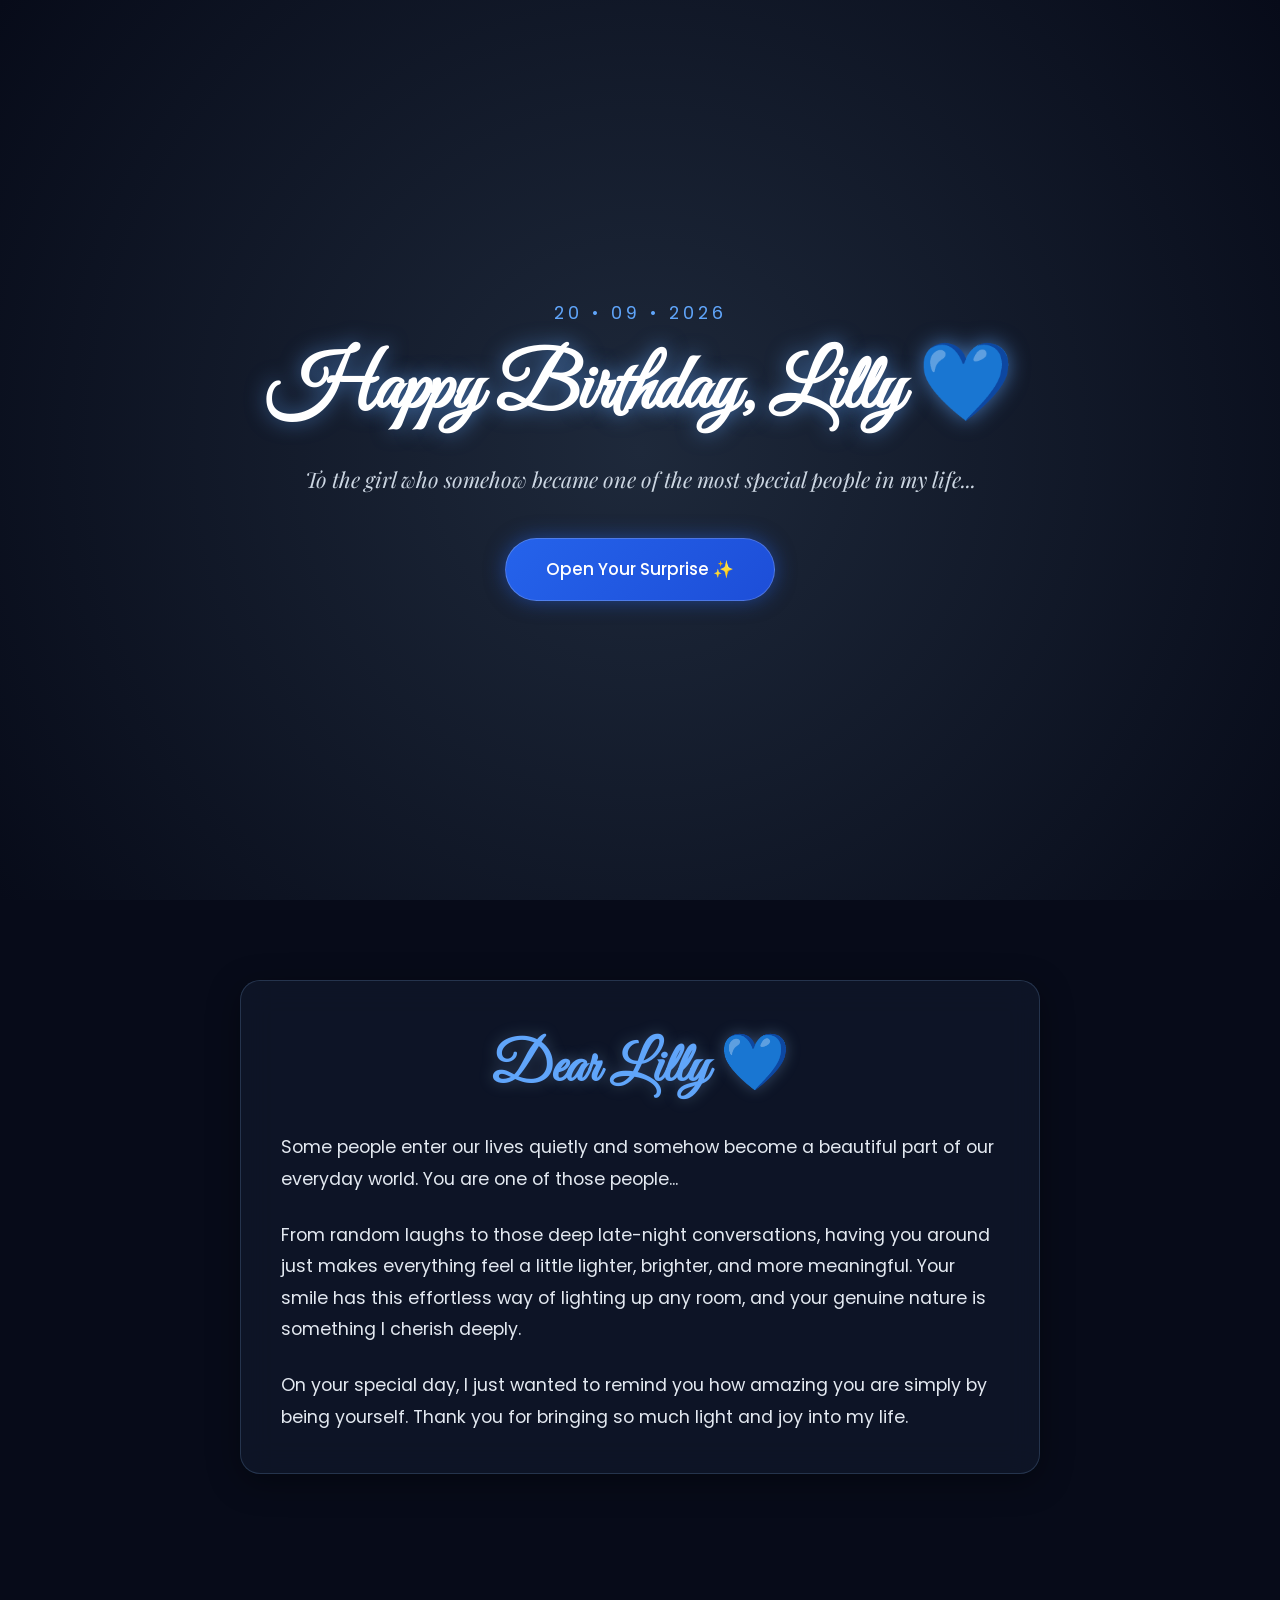
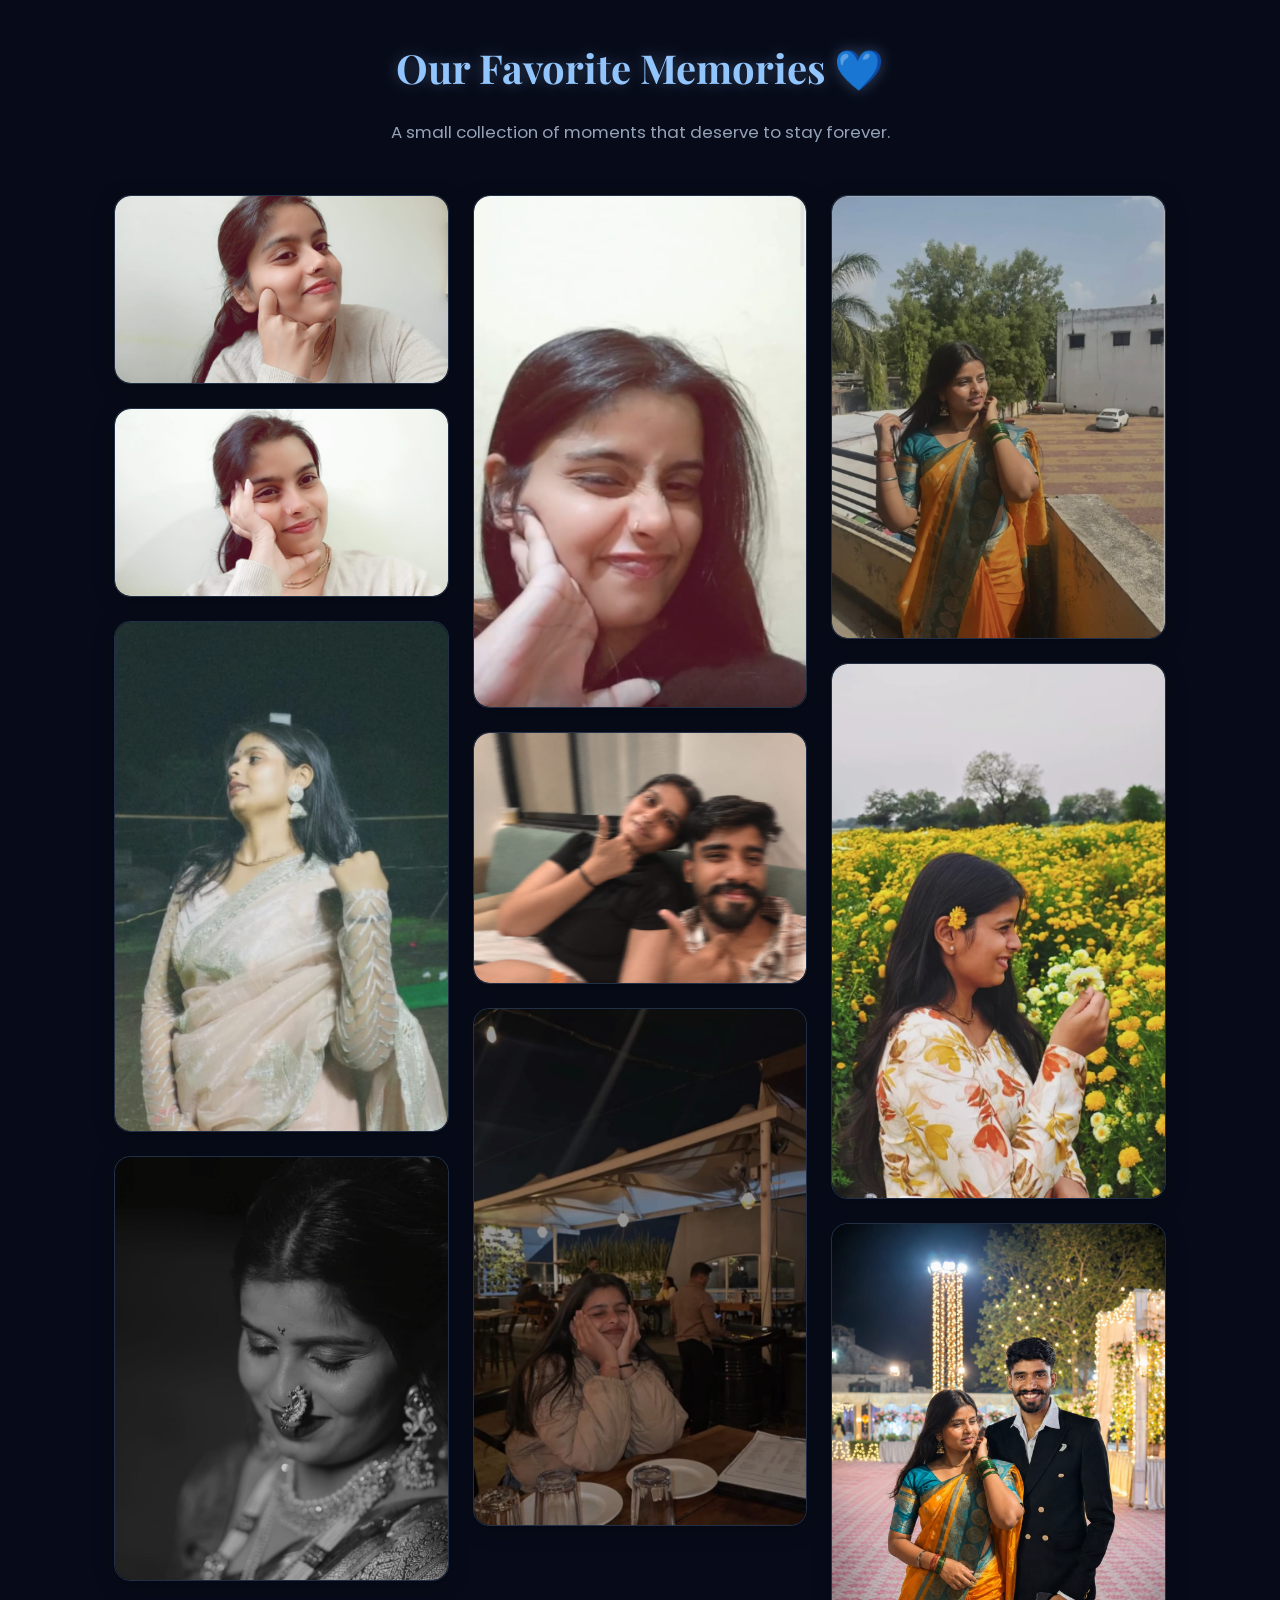
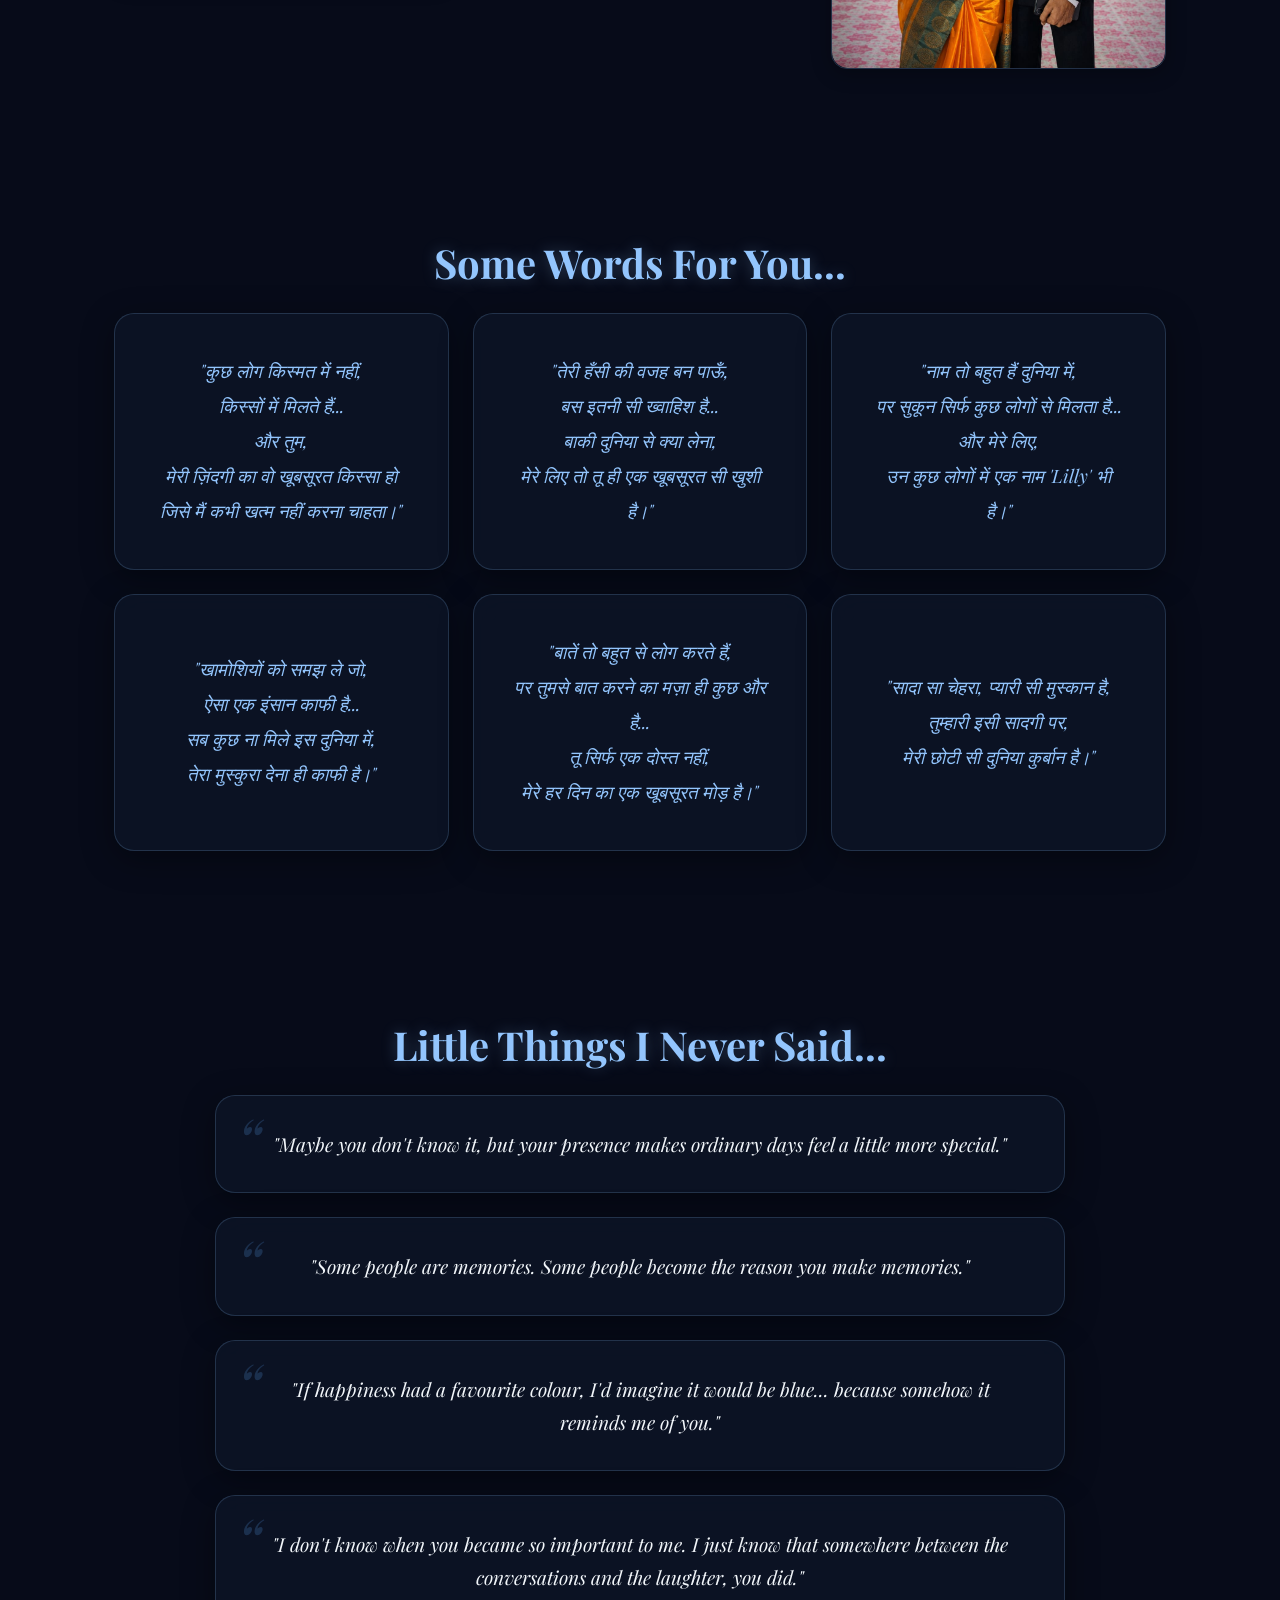
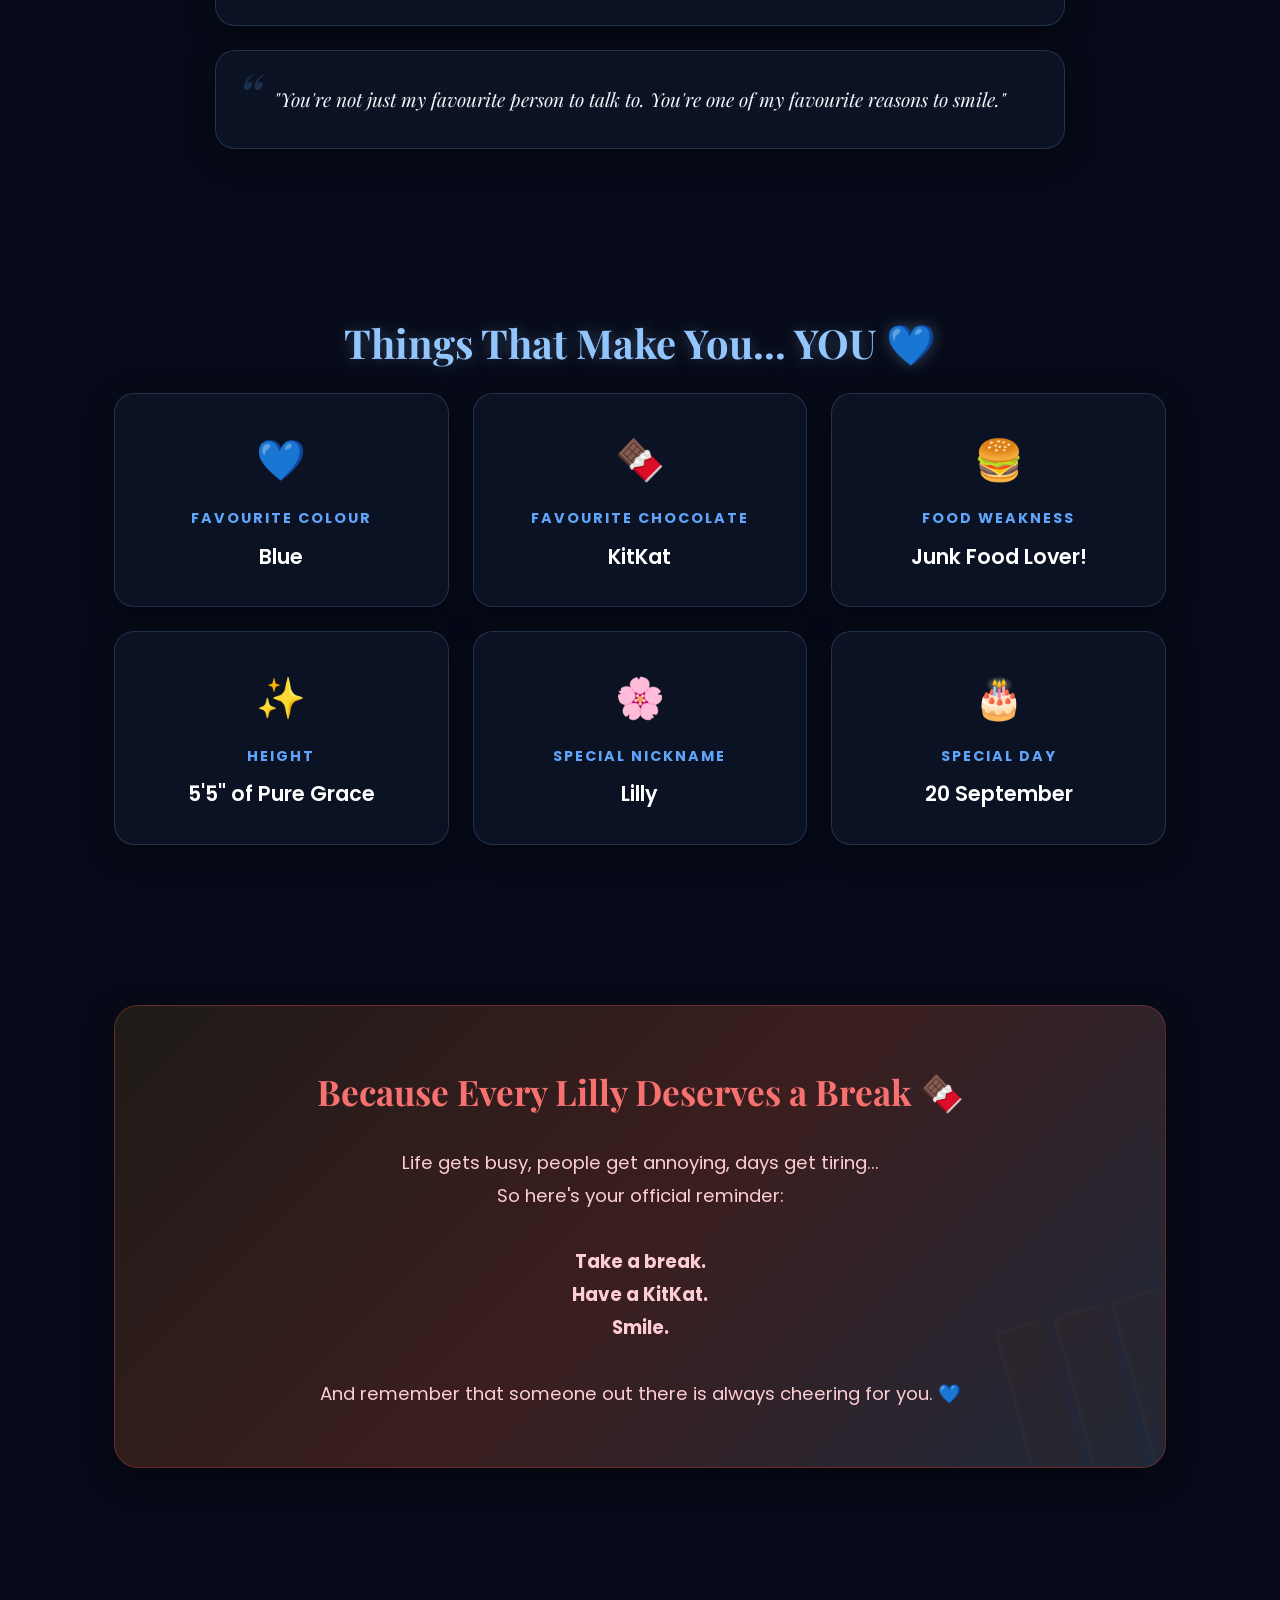
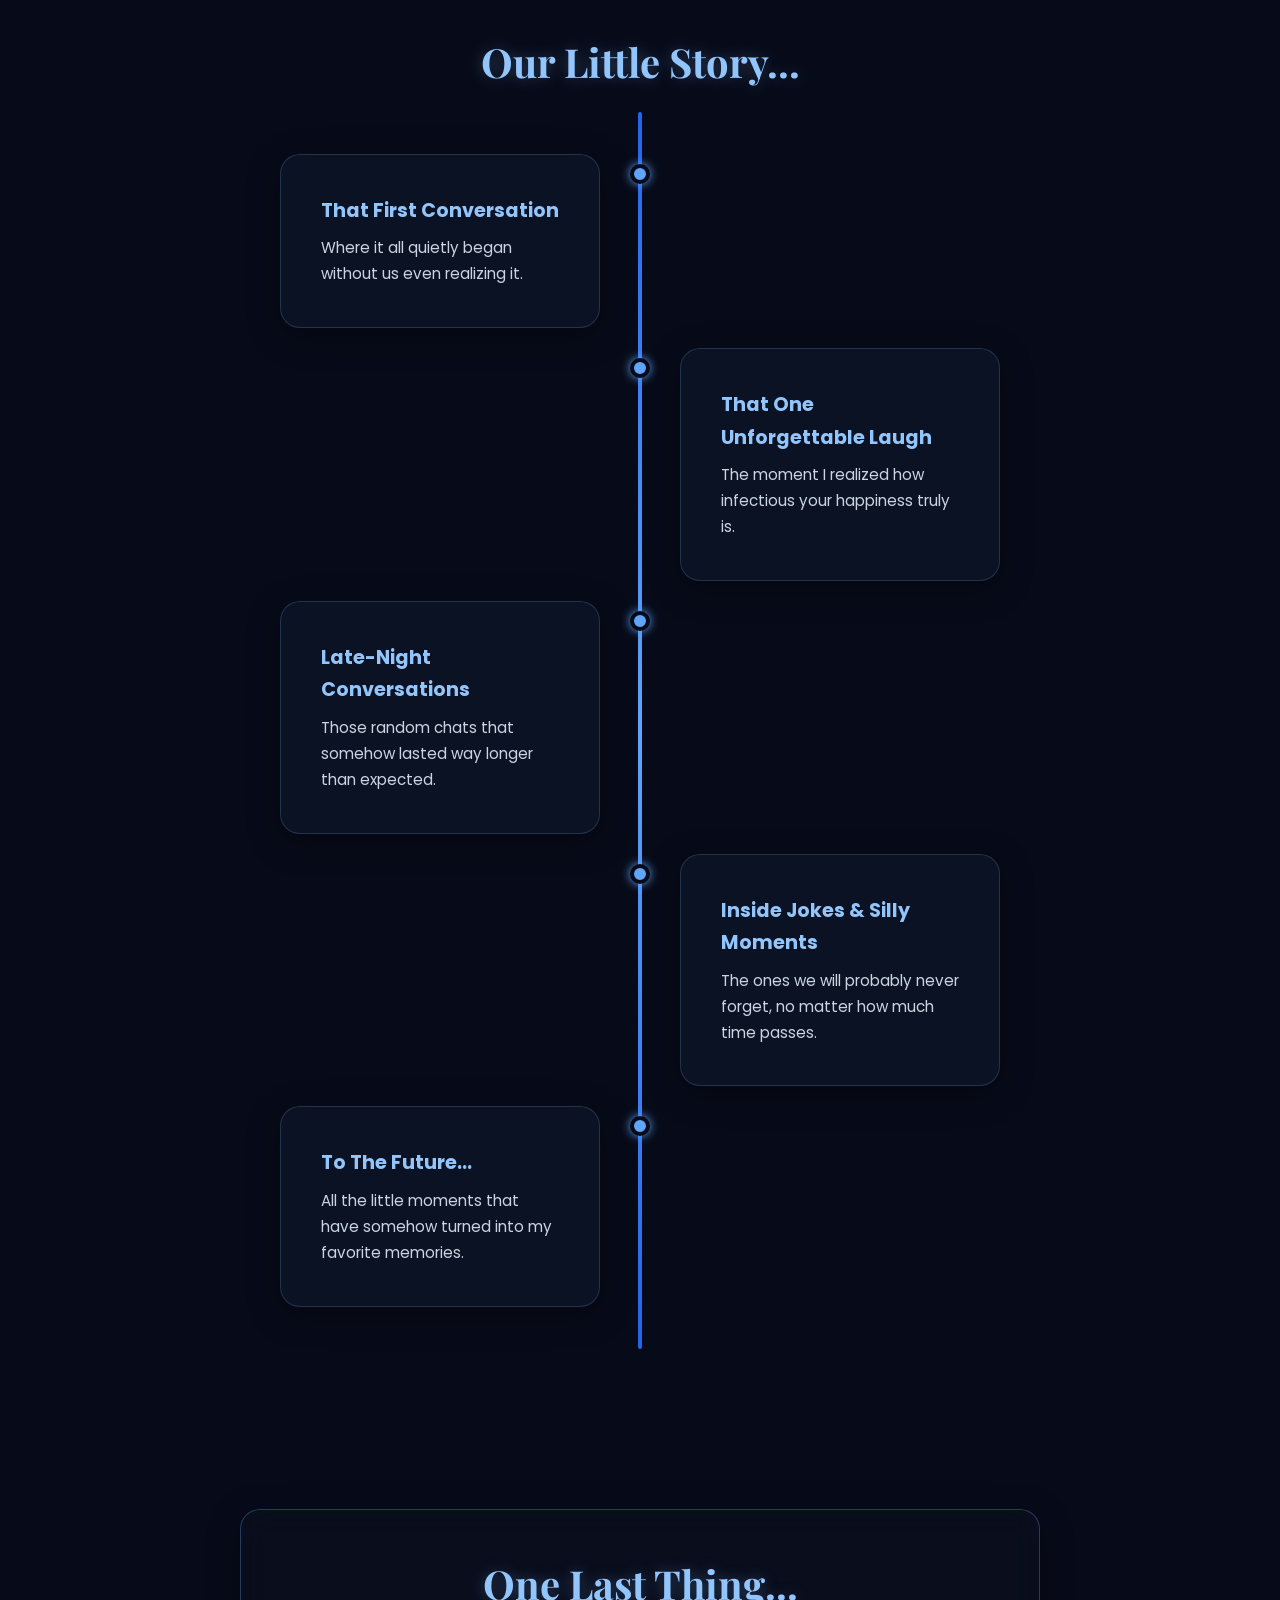
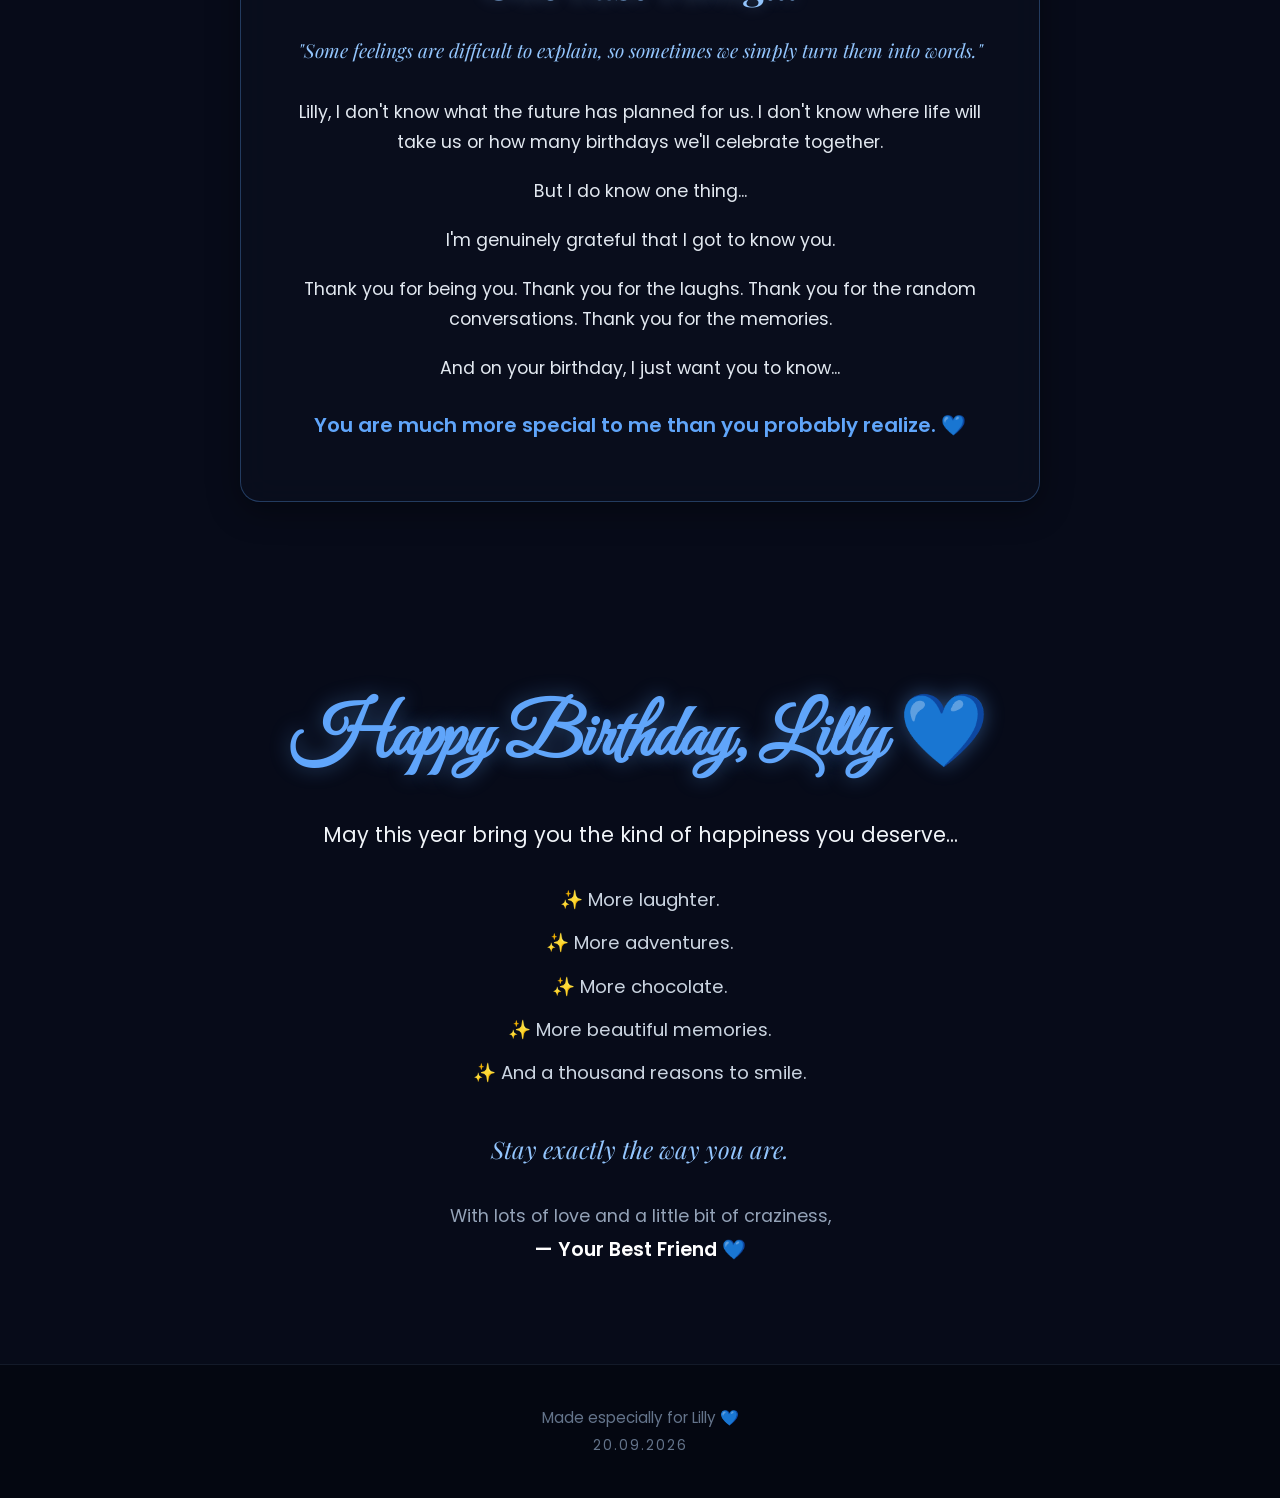
<file: index.html>
<!DOCTYPE html>
<html lang="en">
<head>
  <meta charset="UTF-8">
  <meta name="viewport" content="width=device-width, initial-scale=1.0">
  <title>Happy Birthday Lilly! 💙</title>
  
  <link rel="preconnect" href="https://fonts.googleapis.com">
  <link rel="preconnect" href="https://fonts.gstatic.com" crossorigin>
  <link href="https://fonts.googleapis.com/css2?family=Great+Vibes&family=Playfair+Display:ital,wght@0,400;0,600;0,700;1,400&family=Poppins:wght@300;400;500;600&display=swap" rel="stylesheet">
  
  <link rel="stylesheet" href="lilly.css">
</head>
<body>

  <div class="stars-container" aria-hidden="true">
    <div class="star s1"></div>
    <div class="star s2"></div>
    <div class="star s3"></div>
    <div class="star s4"></div>
    <div class="star s5"></div>
  </div>

  <header class="hero-section" id="hero">
    <div class="hero-content">
      <span class="sub-subtitle">20 • 09 • 2026</span>
      <h1 class="hero-title">Happy Birthday, Lilly 💙</h1>
      <p class="hero-subtitle">To the girl who somehow became one of the most special people in my life...</p>
      <a href="#letter" class="btn-glow">Open Your Surprise ✨</a>
    </div>
  </header>

  <main>
    <section class="section-container" id="letter">
      <div class="glass-card letter-card">
        <h2 class="section-title cursive">Dear Lilly 💙</h2>
        <div class="letter-body">
          <p>Some people enter our lives quietly and somehow become a beautiful part of our everyday world. You are one of those people...</p>
          <p>From random laughs to those deep late-night conversations, having you around just makes everything feel a little lighter, brighter, and more meaningful. Your smile has this effortless way of lighting up any room, and your genuine nature is something I cherish deeply.</p>
          <p>On your special day, I just wanted to remind you how amazing you are simply by being yourself. Thank you for bringing so much light and joy into my life.</p>
        </div>
      </div>
    </section>

    <section class="section-container" id="gallery">
      <h2 class="section-title">Our Favorite Memories 💙</h2>
      <p class="section-desc">A small collection of moments that deserve to stay forever.</p>
      
      <div class="gallery-masonry">
        <div class="gallery-item">
          <img src="p1.jpeg" alt="Memory 1" loading="lazy">
          <div class="gallery-overlay"><span>Our favourite memories 💙</span></div>
        </div>
        <div class="gallery-item">
          <img src="LILLY.jpeg" alt="Memory 2" loading="lazy">
          <div class="gallery-overlay"><span>That smile.</span></div>
        </div>
        <div class="gallery-item">
          <img src="WhatsApp Image 2026-09-19 at 11.35.41 PM.jpeg" alt="Memory 3" loading="lazy">
          <div class="gallery-overlay"><span>One of those days.</span></div>
        </div>
        <div class="gallery-item">
          <img src="WhatsApp Image 2026-09-19 at 11.37.03 PM.jpeg" alt="Memory 4" loading="lazy">
          <div class="gallery-overlay"><span>Beautiful without even trying.</span></div>
        </div>
        <div class="gallery-item">
          <img src="WhatsApp Image 2026-09-19 at 11.37.11 PM.jpeg" alt="Memory 5" loading="lazy">
          <div class="gallery-overlay"><span>Just Lilly being Lilly.</span></div>
        </div>
        <div class="gallery-item">
          <img src="WhatsApp Image 2026-09-19 at 11.35.37 PM.jpeg" alt="Memory 6" loading="lazy">
          <div class="gallery-overlay"><span>Some moments deserve to stay forever.</span></div>
        </div>
        <div class="gallery-item">
          <img src="WhatsApp Image 2026-09-19 at 11.37.06 PM.jpeg" alt="Memory 7" loading="lazy">
          <div class="gallery-overlay"><span>Pure happiness. 💙</span></div>
        </div>
        <div class="gallery-item">
          <img src="WhatsApp Image 2026-09-19 at 11.37.04 PM.jpeg" alt="Memory 8" loading="lazy">
          <div class="gallery-overlay"><span>Unfiltered laughter.</span></div>
        </div>
        <div class="gallery-item">
          <img src="WhatsApp Image 2026-09-19 at 11.37.18 PM.jpeg" alt="Memory 9" loading="lazy">
          <div class="gallery-overlay"><span>The best kind of company.</span></div>
        </div>
        <div class="gallery-item">
          <img src="WhatsApp Image 2026-09-07 at 3.22.24 PM.jpeg" alt="Memory 10" loading="lazy">
          <div class="gallery-overlay"><span>Forever favorite. ✨</span></div>
        </div>
      </div>
    </section>

    <section class="section-container" id="poetry">
      <h2 class="section-title">Some Words For You...</h2>
      <div class="grid-cards">
        <div class="glass-card poetry-card">
          <p class="hindi-text">"कुछ लोग किस्मत में नहीं,<br>किस्सों में मिलते हैं...<br>और तुम,<br>मेरी ज़िंदगी का वो खूबसूरत किस्सा हो<br>जिसे मैं कभी खत्म नहीं करना चाहता।"</p>
        </div>
        <div class="glass-card poetry-card">
          <p class="hindi-text">"तेरी हँसी की वजह बन पाऊँ,<br>बस इतनी सी ख्वाहिश है...<br>बाकी दुनिया से क्या लेना,<br>मेरे लिए तो तू ही एक खूबसूरत सी खुशी है।"</p>
        </div>
        <div class="glass-card poetry-card">
          <p class="hindi-text">"नाम तो बहुत हैं दुनिया में,<br>पर सुकून सिर्फ कुछ लोगों से मिलता है...<br>और मेरे लिए,<br>उन कुछ लोगों में एक नाम 'Lilly' भी है।"</p>
        </div>
        <div class="glass-card poetry-card">
          <p class="hindi-text">"खामोशियों को समझ ले जो,<br>ऐसा एक इंसान काफी है...<br>सब कुछ ना मिले इस दुनिया में,<br>तेरा मुस्कुरा देना ही काफी है।"</p>
        </div>
        <div class="glass-card poetry-card">
          <p class="hindi-text">"बातें तो बहुत से लोग करते हैं,<br>पर तुमसे बात करने का मज़ा ही कुछ और है...<br>तू सिर्फ एक दोस्त नहीं,<br>मेरे हर दिन का एक खूबसूरत मोड़ है।"</p>
        </div>
        <div class="glass-card poetry-card">
          <p class="hindi-text">"सादा सा चेहरा, प्यारी सी मुस्कान है,<br>तुम्हारी इसी सादगी पर,<br>मेरी छोटी सी दुनिया कुर्बान है।"</p>
        </div>
      </div>
    </section>

    <section class="section-container" id="quotes">
      <h2 class="section-title">Little Things I Never Said...</h2>
      <div class="quotes-wrapper">
        <blockquote class="glass-card quote-card">
          "Maybe you don't know it, but your presence makes ordinary days feel a little more special."
        </blockquote>
        <blockquote class="glass-card quote-card">
          "Some people are memories. Some people become the reason you make memories."
        </blockquote>
        <blockquote class="glass-card quote-card">
          "If happiness had a favourite colour, I'd imagine it would be blue... because somehow it reminds me of you."
        </blockquote>
        <blockquote class="glass-card quote-card">
          "I don't know when you became so important to me. I just know that somewhere between the conversations and the laughter, you did."
        </blockquote>
        <blockquote class="glass-card quote-card">
          "You're not just my favourite person to talk to. You're one of my favourite reasons to smile."
        </blockquote>
      </div>
    </section>

    <section class="section-container" id="facts">
      <h2 class="section-title">Things That Make You... YOU 💙</h2>
      <div class="facts-grid">
        <div class="glass-card fact-card">
          <div class="fact-icon">💙</div>
          <h3>Favourite Colour</h3>
          <p>Blue</p>
        </div>
        <div class="glass-card fact-card">
          <div class="fact-icon">🍫</div>
          <h3>Favourite Chocolate</h3>
          <p>KitKat</p>
        </div>
        <div class="glass-card fact-card">
          <div class="fact-icon">🍔</div>
          <h3>Food Weakness</h3>
          <p>Junk Food Lover!</p>
        </div>
        <div class="glass-card fact-card">
          <div class="fact-icon">✨</div>
          <h3>Height</h3>
          <p>5'5" of Pure Grace</p>
        </div>
        <div class="glass-card fact-card">
          <div class="fact-icon">🌸</div>
          <h3>Special Nickname</h3>
          <p>Lilly</p>
        </div>
        <div class="glass-card fact-card">
          <div class="fact-icon">🎂</div>
          <h3>Special Day</h3>
          <p>20 September</p>
        </div>
      </div>
    </section>

    <section class="section-container" id="kitkat">
      <div class="kitkat-banner">
        <div class="chocolate-bg-decor" aria-hidden="true">
          <div class="choc-block"></div>
          <div class="choc-block"></div>
          <div class="choc-block"></div>
        </div>
        <div class="kitkat-content">
          <h2 class="kitkat-title">Because Every Lilly Deserves a Break 🍫</h2>
          <p class="kitkat-text">
            Life gets busy, people get annoying, days get tiring...<br>
            So here's your official reminder:<br><br>
            <strong>Take a break.<br>
            Have a KitKat.<br>
            Smile.</strong><br><br>
            And remember that someone out there is always cheering for you. 💙
          </p>
        </div>
      </div>
    </section>

    <section class="section-container" id="story">
      <h2 class="section-title">Our Little Story...</h2>
      <div class="timeline">
        <div class="timeline-item left">
          <div class="timeline-dot"></div>
          <div class="glass-card timeline-content">
            <h3>That First Conversation</h3>
            <p>Where it all quietly began without us even realizing it.</p>
          </div>
        </div>
        <div class="timeline-item right">
          <div class="timeline-dot"></div>
          <div class="glass-card timeline-content">
            <h3>That One Unforgettable Laugh</h3>
            <p>The moment I realized how infectious your happiness truly is.</p>
          </div>
        </div>
        <div class="timeline-item left">
          <div class="timeline-dot"></div>
          <div class="glass-card timeline-content">
            <h3>Late-Night Conversations</h3>
            <p>Those random chats that somehow lasted way longer than expected.</p>
          </div>
        </div>
        <div class="timeline-item right">
          <div class="timeline-dot"></div>
          <div class="glass-card timeline-content">
            <h3>Inside Jokes & Silly Moments</h3>
            <p>The ones we will probably never forget, no matter how much time passes.</p>
          </div>
        </div>
        <div class="timeline-item left">
          <div class="timeline-dot"></div>
          <div class="glass-card timeline-content">
            <h3>To The Future...</h3>
            <p>All the little moments that have somehow turned into my favorite memories.</p>
          </div>
        </div>
      </div>
    </section>

    <section class="section-container" id="secret">
      <div class="glass-card secret-card">
        <h2 class="section-title">One Last Thing...</h2>
        <p class="secret-quote">"Some feelings are difficult to explain, so sometimes we simply turn them into words."</p>
        <div class="secret-body">
          <p>Lilly, I don't know what the future has planned for us. I don't know where life will take us or how many birthdays we'll celebrate together.</p>
          <p>But I do know one thing...</p>
          <p>I'm genuinely grateful that I got to know you.</p>
          <p>Thank you for being you. Thank you for the laughs. Thank you for the random conversations. Thank you for the memories.</p>
          <p>And on your birthday, I just want you to know...</p>
          <p class="highlight-text">You are much more special to me than you probably realize. 💙</p>
        </div>
      </div>
    </section>

    <section class="section-container final-section" id="final">
      <div class="final-wrapper">
        <h1 class="final-title">Happy Birthday, Lilly 💙</h1>
        <p class="final-subtitle">May this year bring you the kind of happiness you deserve...</p>
        <ul class="wishes-list">
          <li>✨ More laughter.</li>
          <li>✨ More adventures.</li>
          <li>✨ More chocolate.</li>
          <li>✨ More beautiful memories.</li>
          <li>✨ And a thousand reasons to smile.</li>
        </ul>
        <p class="stay-true">Stay exactly the way you are.</p>
        <p class="signature">With lots of love and a little bit of craziness,<br><span>— Your Best Friend 💙</span></p>
      </div>
    </section>
  </main>

  <footer class="footer">
    <p>Made especially for Lilly 💙</p>
    <p class="footer-date">20.09.2026</p>
  </footer>

</body>
</html>
</file>
<file: lilly.css>
/* ==========================================================================
   RESET & GLOBAL SETUP
   ========================================================================== */
*, *::before, *::after {
  box-sizing: border-box;
  margin: 0;
  padding: 0;
}

html {
  scroll-behavior: smooth;
  font-size: 16px;
}

body {
  font-family: 'Poppins', sans-serif;
  background: #070b19; /* Deep midnight navy */
  color: #f0f4f8;
  overflow-x: hidden;
  line-height: 1.7;
  position: relative;
}

/* ==========================================================================
   BACKGROUND PARTICLES & STARS (CSS ONLY)
   ========================================================================== */
.stars-container {
  position: fixed;
  top: 0;
  left: 0;
  width: 100vw;
  height: 100vh;
  pointer-events: none;
  z-index: 0;
  overflow: hidden;
}

.star {
  position: absolute;
  background: radial-gradient(circle, rgba(147, 197, 253, 0.8) 0%, rgba(255,255,255,0) 70%);
  border-radius: 50%;
  animation: floatParticle 8s infinite ease-in-out;
}

.s1 { width: 150px; height: 150px; top: 10%; left: 15%; animation-duration: 10s; opacity: 0.3; }
.s2 { width: 250px; height: 250px; top: 60%; left: 75%; animation-duration: 14s; opacity: 0.2; }
.s3 { width: 100px; height: 100px; top: 80%; left: 20%; animation-duration: 7s; opacity: 0.4; }
.s4 { width: 180px; height: 180px; top: 35%; left: 80%; animation-duration: 11s; opacity: 0.25; }
.s5 { width: 120px; height: 120px; top: 50%; left: 45%; animation-duration: 9s; opacity: 0.35; }

@keyframes floatParticle {
  0%, 100% { transform: translateY(0) scale(1); }
  50% { transform: translateY(-30px) scale(1.1); }
}

/* ==========================================================================
   GLASSMORPHISM & REUSABLE CARDS
   ========================================================================== */
.glass-card {
  background: rgba(15, 23, 42, 0.65);
  backdrop-filter: blur(16px);
  -webkit-backdrop-filter: blur(16px);
  border: 1px solid rgba(147, 197, 253, 0.18);
  border-radius: 20px;
  box-shadow: 0 8px 32px 0 rgba(0, 0, 0, 0.37);
  padding: 2.5rem;
  transition: transform 0.4s ease, box-shadow 0.4s ease, border-color 0.4s ease;
}

.glass-card:hover {
  transform: translateY(-5px);
  box-shadow: 0 12px 40px 0 rgba(59, 130, 246, 0.25);
  border-color: rgba(147, 197, 253, 0.4);
}

.section-container {
  max-width: 1100px;
  margin: 0 auto;
  padding: 5rem 1.5rem;
  position: relative;
  z-index: 1;
}

.section-title {
  font-family: 'Playfair Display', serif;
  font-size: 2.5rem;
  text-align: center;
  color: #93c5fd;
  margin-bottom: 1rem;
  text-shadow: 0 0 15px rgba(147, 197, 253, 0.3);
}

.section-title.cursive {
  font-family: 'Great Vibes', cursive;
  font-size: 3.5rem;
  color: #60a5fa;
}

.section-desc {
  text-align: center;
  color: #94a3b8;
  margin-bottom: 3rem;
  font-size: 1.05rem;
}

/* ==========================================================================
   HERO SECTION
   ========================================================================== */
.hero-section {
  min-height: 100vh;
  display: flex;
  justify-content: center;
  align-items: center;
  text-align: center;
  padding: 2rem 1rem;
  position: relative;
  background: radial-gradient(circle at center, #1e293b 0%, #070b19 100%);
  z-index: 1;
}

.hero-content {
  max-width: 800px;
  animation: fadeIn 1.8s ease-in-out;
}

.sub-subtitle {
  display: inline-block;
  font-size: 1.1rem;
  letter-spacing: 4px;
  color: #60a5fa;
  margin-bottom: 1rem;
  text-transform: uppercase;
}

.hero-title {
  font-family: 'Great Vibes', cursive;
  font-size: 4.8rem;
  color: #ffffff;
  text-shadow: 0 0 20px rgba(96, 165, 250, 0.6);
  line-height: 1.2;
  margin-bottom: 1.5rem;
}

.hero-subtitle {
  font-family: 'Playfair Display', serif;
  font-size: 1.35rem;
  color: #cbd5e1;
  font-style: italic;
  margin-bottom: 2.5rem;
  font-weight: 300;
}

.btn-glow {
  display: inline-block;
  padding: 1rem 2.5rem;
  font-size: 1.05rem;
  font-weight: 500;
  color: #ffffff;
  text-decoration: none;
  background: linear-gradient(135deg, #2563eb, #1d4ed8);
  border-radius: 50px;
  box-shadow: 0 0 20px rgba(37, 99, 235, 0.5);
  transition: all 0.3s ease;
  border: 1px solid rgba(255, 255, 255, 0.2);
}

.btn-glow:hover {
  transform: translateY(-3px) scale(1.03);
  box-shadow: 0 0 30px rgba(96, 165, 250, 0.8);
  background: linear-gradient(135deg, #3b82f6, #2563eb);
}

/* ==========================================================================
   SECTION 2: LETTER
   ========================================================================== */
.letter-card {
  max-width: 800px;
  margin: 0 auto;
  background: rgba(15, 23, 42, 0.8);
}

.letter-body p {
  font-size: 1.1rem;
  color: #e2e8f0;
  margin-bottom: 1.5rem;
  line-height: 1.8;
}

.letter-body p:last-child {
  margin-bottom: 0;
}

/* ==========================================================================
   SECTION 3: PHOTO GALLERY (MASONRY)
   ========================================================================== */
.gallery-masonry {
  column-count: 3;
  column-gap: 1.5rem;
}

.gallery-item {
  position: relative;
  margin-bottom: 1.5rem;
  border-radius: 16px;
  overflow: hidden;
  break-inside: avoid;
  box-shadow: 0 4px 20px rgba(0,0,0,0.3);
  border: 1px solid rgba(147, 197, 253, 0.2);
}

.gallery-item img {
  width: 100%;
  display: block;
  border-radius: 16px;
  transition: transform 0.5s ease;
  object-fit: cover;
}

.gallery-overlay {
  position: absolute;
  top: 0;
  left: 0;
  width: 100%;
  height: 100%;
  background: linear-gradient(to top, rgba(7, 11, 25, 0.85), transparent);
  display: flex;
  align-items: flex-end;
  padding: 1.25rem;
  opacity: 0;
  transition: opacity 0.4s ease;
}

.gallery-overlay span {
  color: #ffffff;
  font-size: 0.95rem;
  font-weight: 500;
  transform: translateY(10px);
  transition: transform 0.4s ease;
}

.gallery-item:hover img {
  transform: scale(1.08);
}

.gallery-item:hover .gallery-overlay {
  opacity: 1;
}

.gallery-item:hover .gallery-overlay span {
  transform: translateY(0);
}

/* ==========================================================================
   SECTION 4: SHAYARI
   ========================================================================== */
.grid-cards {
  display: grid;
  grid-template-columns: repeat(auto-fit, minmax(300px, 1fr));
  gap: 1.5rem;
}

.poetry-card {
  text-align: center;
  display: flex;
  align-items: center;
  justify-content: center;
  min-height: 180px;
}

.hindi-text {
  font-family: 'Playfair Display', serif;
  font-size: 1.15rem;
  line-height: 1.9;
  color: #93c5fd;
  font-style: italic;
}

/* ==========================================================================
   SECTION 5: LOVE QUOTES
   ========================================================================== */
.quotes-wrapper {
  display: flex;
  flex-direction: column;
  gap: 1.5rem;
  max-width: 850px;
  margin: 0 auto;
}

.quote-card {
  font-family: 'Playfair Display', serif;
  font-size: 1.2rem;
  color: #f1f5f9;
  text-align: center;
  font-style: italic;
  position: relative;
  padding: 2rem 3rem;
}

.quote-card::before {
  content: '“';
  font-size: 4rem;
  color: rgba(96, 165, 250, 0.2);
  position: absolute;
  top: -10px;
  left: 20px;
}

/* ==========================================================================
   SECTION 6: LILLY FACTS
   ========================================================================== */
.facts-grid {
  display: grid;
  grid-template-columns: repeat(auto-fit, minmax(280px, 1fr));
  gap: 1.5rem;
}

.fact-card {
  text-align: center;
  padding: 2rem 1.5rem;
}

.fact-icon {
  font-size: 2.5rem;
  margin-bottom: 0.75rem;
}

.fact-card h3 {
  font-size: 0.9rem;
  text-transform: uppercase;
  letter-spacing: 2px;
  color: #60a5fa;
  margin-bottom: 0.5rem;
}

.fact-card p {
  font-size: 1.3rem;
  font-weight: 600;
  color: #ffffff;
}

/* ==========================================================================
   SECTION 7: KITKAT SPECIAL
   ========================================================================== */
.kitkat-banner {
  background: linear-gradient(135deg, #1e1b18 0%, #3b1e1e 50%, #1e293b 100%);
  border-radius: 24px;
  padding: 3.5rem 2rem;
  position: relative;
  overflow: hidden;
  border: 1px solid rgba(239, 68, 68, 0.3);
  box-shadow: 0 10px 30px rgba(0, 0, 0, 0.5);
}

.chocolate-bg-decor {
  position: absolute;
  right: -20px;
  bottom: -20px;
  display: flex;
  gap: 10px;
  opacity: 0.15;
  transform: rotate(-15deg);
}

.choc-block {
  width: 50px;
  height: 180px;
  background: #3d2314;
  border-radius: 8px;
  box-shadow: inset 2px 2px 5px rgba(255,255,255,0.2);
}

.kitkat-content {
  position: relative;
  z-index: 2;
  text-align: center;
  max-width: 700px;
  margin: 0 auto;
}

.kitkat-title {
  font-family: 'Playfair Display', serif;
  color: #f87171;
  font-size: 2.2rem;
  margin-bottom: 1.5rem;
}

.kitkat-text {
  font-size: 1.15rem;
  color: #fecdd3;
  line-height: 1.8;
}

/* ==========================================================================
   SECTION 8: MEMORY TIMELINE
   ========================================================================== */
.timeline {
  position: relative;
  max-width: 800px;
  margin: 0 auto;
  padding: 2rem 0;
}

.timeline::after {
  content: '';
  position: absolute;
  width: 4px;
  background: linear-gradient(to bottom, #2563eb, #60a5fa, #2563eb);
  top: 0;
  bottom: 0;
  left: 50%;
  margin-left: -2px;
  border-radius: 2px;
}

.timeline-item {
  padding: 10px 40px;
  position: relative;
  width: 50%;
}

.timeline-item.left { left: 0; }
.timeline-item.right { left: 50%; }

.timeline-dot {
  position: absolute;
  width: 20px;
  height: 20px;
  right: -10px;
  background-color: #60a5fa;
  border: 4px solid #070b19;
  top: 20px;
  border-radius: 50%;
  z-index: 2;
  box-shadow: 0 0 10px #60a5fa;
}

.timeline-item.right .timeline-dot {
  left: -10px;
}

.timeline-content h3 {
  font-size: 1.2rem;
  color: #93c5fd;
  margin-bottom: 0.5rem;
}

.timeline-content p {
  font-size: 0.95rem;
  color: #cbd5e1;
}

/* ==========================================================================
   SECTION 9: SECRET MESSAGE
   ========================================================================== */
.secret-card {
  max-width: 800px;
  margin: 0 auto;
  background: rgba(10, 15, 30, 0.85);
  border-color: rgba(96, 165, 250, 0.3);
  text-align: center;
}

.secret-quote {
  font-family: 'Playfair Display', serif;
  font-style: italic;
  color: #93c5fd;
  font-size: 1.2rem;
  margin-bottom: 2rem;
}

.secret-body p {
  font-size: 1.1rem;
  margin-bottom: 1.2rem;
  color: #e2e8f0;
}

.highlight-text {
  font-size: 1.25rem !important;
  font-weight: 600;
  color: #60a5fa !important;
  margin-top: 1.5rem;
}

/* ==========================================================================
   SECTION 10: FINAL MESSAGE
   ========================================================================== */
.final-section {
  text-align: center;
  padding: 6rem 1.5rem;
}

.final-title {
  font-family: 'Great Vibes', cursive;
  font-size: 4.5rem;
  color: #60a5fa;
  margin-bottom: 1rem;
  text-shadow: 0 0 20px rgba(96, 165, 250, 0.4);
}

.final-subtitle {
  font-size: 1.3rem;
  color: #f1f5f9;
  margin-bottom: 2rem;
}

.wishes-list {
  list-style: none;
  margin-bottom: 2.5rem;
}

.wishes-list li {
  font-size: 1.15rem;
  color: #cbd5e1;
  margin-bottom: 0.75rem;
}

.stay-true {
  font-family: 'Playfair Display', serif;
  font-size: 1.5rem;
  font-style: italic;
  color: #93c5fd;
  margin-bottom: 2rem;
}

.signature {
  font-size: 1.1rem;
  color: #94a3b8;
  line-height: 1.8;
}

.signature span {
  font-weight: 600;
  color: #ffffff;
  font-size: 1.2rem;
}

/* ==========================================================================
   FOOTER
   ========================================================================== */
.footer {
  text-align: center;
  padding: 2.5rem 1rem;
  border-top: 1px solid rgba(147, 197, 253, 0.1);
  background: #040711;
  color: #64748b;
  font-size: 0.95rem;
}

.footer-date {
  font-size: 0.85rem;
  letter-spacing: 2px;
  margin-top: 0.25rem;
}

/* ==========================================================================
   KEYFRAME ANIMATIONS
   ========================================================================== */
@keyframes fadeIn {
  from { opacity: 0; transform: translateY(20px); }
  to { opacity: 1; transform: translateY(0); }
}

/* ==========================================================================
   RESPONSIVE DESIGN (MOBILE & TABLET)
   ========================================================================== */
@media (max-width: 900px) {
  .gallery-masonry {
    column-count: 2;
  }
}

@media (max-width: 768px) {
  .hero-title { font-size: 3.5rem; }
  .hero-subtitle { font-size: 1.1rem; }
  .section-title { font-size: 2rem; }
  .section-title.cursive { font-size: 2.8rem; }
  
  /* Timeline Responsive */
  .timeline::after { left: 31px; }
  .timeline-item {
    width: 100%;
    padding-left: 70px;
    padding-right: 25px;
  }
  .timeline-item.right { left: 0%; }
  .timeline-dot { left: 21px !important; }
}

@media (max-width: 480px) {
  .gallery-masonry {
    column-count: 1;
  }
  .hero-title { font-size: 2.8rem; }
  .glass-card { padding: 1.5rem; }
  .quote-card { padding: 1.5rem 1.5rem; }
  .final-title { font-size: 3rem; }
}
</file>
